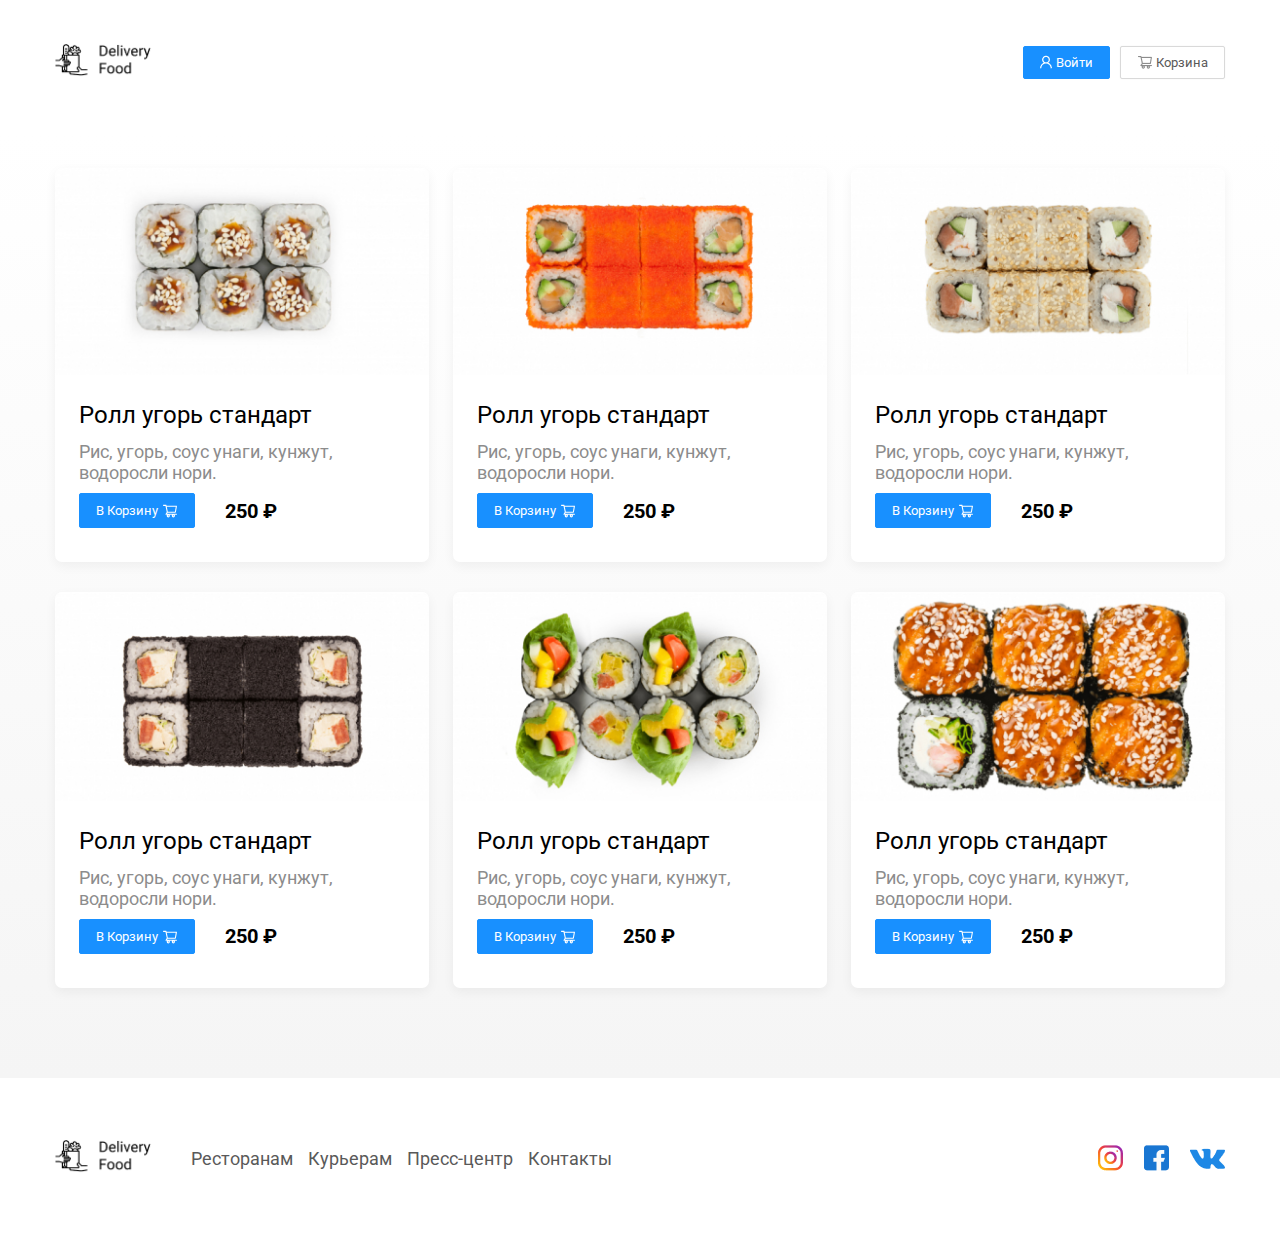
<file: goods.html>
<!DOCTYPE html>
<html lang="ru">

<head>
  <meta charset="UTF-8" />
  <meta name="viewport" content="width=device-width, initial-scale=1.0" />
  <link rel="preconnect" href="https://fonts.googleapis.com" />
  <link rel="preconnect" href="https://fonts.gstatic.com" crossorigin />
  <link
    href="https://fonts.googleapis.com/css2?family=Roboto:ital,wdth,wght@0,75..100,100..900;1,75..100,100..900&display=swap"
    rel="stylesheet" />
  <link rel="stylesheet" href="./css/style.css" />
  <script src="./script/index.js" defer></script>
  <title>Delivery Food</title>
</head>

<body>
  <div class="page-wrapper">
    <header class="header">
      <div class="container">
        <div class="header-box">
          <div class="header-logo logo">
            <img src="./images/logo.png" alt="logo" />
          </div>
          <div class="header-controls">
            <button class="btn btn-primary">
              <img src="./images/icons/user.png" alt="user" />
              Войти
            </button>
            <button class="btn btn-outline">
              <img src="./images/icons/shopping-cart.png" alt="shopping-cart" />
              Корзина
            </button>
          </div>
        </div>
      </div>
    </header>

    <main class="main">

      <div class="products">
        <div class="container">

          <div class="products-wrapper">
            <div class="products-card">
              <div class="products-card__image">
                <img src="./images/goods/good-1.jpg" alt="good-1">
              </div>
              <div class="products-card__description">
                <div class="products-card__description-row">
                  <h5 class="products-card__description--name">
                    Ролл угорь стандарт
                  </h5>
                </div>
                <div class="products-card__description-row">
                  <p class="products-card__description--text">
                    Рис, угорь, соус унаги, кунжут, водоросли нори.
                  </p>
                </div>
                <div class="products-card__description-row">
                  <div class="products-card__description-controls">
                    <button class="btn btn-primary">
                      В Корзину
                      <img src="./images/icons/shopping-cart.svg" alt="shopping-cart">
                    </button>

                    <span class="products-card__description-controls--price">250 ₽</span>
                  </div>
                </div>
              </div>
            </div>
            <div class="products-card">
              <div class="products-card__image">
                <img src="./images/goods/good-2.jpg" alt="good-2">
              </div>
              <div class="products-card__description">
                <div class="products-card__description-row">
                  <h5 class="products-card__description--name">
                    Ролл угорь стандарт
                  </h5>
                </div>
                <div class="products-card__description-row">
                  <p class="products-card__description--text">
                    Рис, угорь, соус унаги, кунжут, водоросли нори.
                  </p>
                </div>
                <div class="products-card__description-row">
                  <div class="products-card__description-controls">
                    <button class="btn btn-primary">
                      В Корзину
                      <img src="./images/icons/shopping-cart.svg" alt="shopping-cart">
                    </button>

                    <span class="products-card__description-controls--price">250 ₽</span>
                  </div>
                </div>
              </div>
            </div>
            <div class="products-card">
              <div class="products-card__image">
                <img src="./images/goods/good-3.jpg" alt="good-3">
              </div>
              <div class="products-card__description">
                <div class="products-card__description-row">
                  <h5 class="products-card__description--name">
                    Ролл угорь стандарт
                  </h5>
                </div>
                <div class="products-card__description-row">
                  <p class="products-card__description--text">
                    Рис, угорь, соус унаги, кунжут, водоросли нори.
                  </p>
                </div>
                <div class="products-card__description-row">
                  <div class="products-card__description-controls">
                    <button class="btn btn-primary">
                      В Корзину
                      <img src="./images/icons/shopping-cart.svg" alt="shopping-cart">
                    </button>

                    <span class="products-card__description-controls--price">250 ₽</span>
                  </div>
                </div>
              </div>
            </div>
            <div class="products-card">
              <div class="products-card__image">
                <img src="./images/goods/good-4.jpg" alt="good-4">
              </div>
              <div class="products-card__description">
                <div class="products-card__description-row">
                  <h5 class="products-card__description--name">
                    Ролл угорь стандарт
                  </h5>
                </div>
                <div class="products-card__description-row">
                  <p class="products-card__description--text">
                    Рис, угорь, соус унаги, кунжут, водоросли нори.
                  </p>
                </div>
                <div class="products-card__description-row">
                  <div class="products-card__description-controls">
                    <button class="btn btn-primary">
                      В Корзину
                      <img src="./images/icons/shopping-cart.svg" alt="shopping-cart">
                    </button>

                    <span class="products-card__description-controls--price">250 ₽</span>
                  </div>
                </div>
              </div>
            </div>
            <div class="products-card">
              <div class="products-card__image">
                <img src="./images/goods/good-5.jpg" alt="good-5">
              </div>
              <div class="products-card__description">
                <div class="products-card__description-row">
                  <h5 class="products-card__description--name">
                    Ролл угорь стандарт
                  </h5>
                </div>
                <div class="products-card__description-row">
                  <p class="products-card__description--text">
                    Рис, угорь, соус унаги, кунжут, водоросли нори.
                  </p>
                </div>
                <div class="products-card__description-row">
                  <div class="products-card__description-controls">
                    <button class="btn btn-primary">
                      В Корзину
                      <img src="./images/icons/shopping-cart.svg" alt="shopping-cart">
                    </button>

                    <span class="products-card__description-controls--price">250 ₽</span>
                  </div>
                </div>
              </div>
            </div>
            <div class="products-card">
              <div class="products-card__image">
                <img src="./images/goods/good-6.jpg" alt="good-6">
              </div>
              <div class="products-card__description">
                <div class="products-card__description-row">
                  <h5 class="products-card__description--name">
                    Ролл угорь стандарт
                  </h5>
                </div>
                <div class="products-card__description-row">
                  <p class="products-card__description--text">
                    Рис, угорь, соус унаги, кунжут, водоросли нори.
                  </p>
                </div>
                <div class="products-card__description-row">
                  <div class="products-card__description-controls">
                    <button class="btn btn-primary">
                      В Корзину
                      <img src="./images/icons/shopping-cart.svg" alt="shopping-cart">
                    </button>

                    <span class="products-card__description-controls--price">250 ₽</span>
                  </div>
                </div>
              </div>
            </div>
          </div>
        </div>
      </div>
    </main>

    <div class="cart-modal__overlay">
      <div class="cart-modal">
        <div class="cart-modal__header">
          <h2 class="cart-modal__header--title">Корзина</h2>
          <span class="cart-modal__header--close">
            <img src="./images/icons/close.svg" alt="close">
          </span>
        </div>

        <div class="cart-modal__body">
          <div class="cart-item">
            <p class="cart-item__title">Ролл угорь стандарт</p>
            <div class="cart-item__controls">
              <div class="cart-item__controls--price">250 ₽</div>

              <button class="btn btn-outline">-</button>
              <div class="cart-item__controls--count">1</div>
              <button class="btn btn-outline">+</button>
            </div>
          </div>
        </div>

        <div class="cart-modal__footer">
          <div class="cart-modal__footer--price">
            1250 ₽
          </div>
          <div class="cart-modal__footer--controls">
            <button class="btn btn-primary">
              Оформить заказ
            </button>
            <button class="btn btn-outline">
              Отмена
            </button>
          </div>
        </div>
      </div>
    </div>

    <footer class="footer">
      <div class="container">
        <div class="footer-box">
          <div class="footer-logo logo">
            <img src="./images/logo.png" alt="logo" />
          </div>
          <div class="footer-nav">
            <ul>
              <li>Ресторанам</li>
              <li>Курьерам</li>
              <li>Пресс-центр</li>
              <li>Контакты</li>
            </ul>
          </div>
          <div class="footer-social">
            <img src="./images/social/INST.png" alt="INST" />
            <img src="./images/social/FB.png" alt="FB" />
            <img src="./images/social/VK.png" alt="VK" />
          </div>
        </div>
      </div>
    </footer>
  </div>
</body>

</html>
</file>
<file: css/style.css>
* {
  box-sizing: border-box;
  font-family: Roboto;
  font-style: normal;
  line-height: normal;
}

body {
  margin: 0;
  padding: 0;
}

.page-wrapper {
  min-height: 100vh;
  display: flex;
  flex-direction: column;
}

.container {
  width: 100%;
  height: 100%;
  max-width: 1200px;
  margin: 0 auto;
  padding-left: 15px;
  padding-right: 15px;
}

.logo {
  max-width: 100px;
}

.logo img {
  width: 100%;
}

.header {
  min-height: 124px;
  display: flex;
  align-items: center;
}

.header-box {
  height: 100%;
  display: flex;
  align-items: center;
  justify-content: space-between;
}

.header-controls {
  display: flex;
  align-items: center;
  justify-content: flex-end;
  gap: 10px;
}

.btn {
  display: flex;
  padding: 8px 16px;
  align-items: center;
  gap: 4px;
  outline: none;
  cursor: pointer;
}

.btn-primary {
  border-radius: 2px;
  background-color: #1890ff;
  border: 1px solid #1890ff;
  color: #ffffff;
}

.btn-outline {
  border-radius: 2px;
  border: 1px solid #d9d9d9;
  background-color: #ffffff;
  box-shadow: 0px 0px 2px 0px rgba(0, 0, 0, 0.05);
  color: #595959;
}

.main {
  flex-grow: 1;
  background: linear-gradient(180deg,
      rgba(245, 245, 245, 0) 1.04%,
      #f5f5f5 100%);
}

.banner {
  margin-bottom: 56px;
}

.banner-item {
  background-image: url(./images/banners/banner.png);
  background-repeat: no-repeat;
  background-size: contain;
  background-position: center right;
  padding: 68px;
  border-radius: 10px;
  background-color: #FFF1B8;
}

.banner-item--title {
  color: #302c34;
  font-size: 39px;
  font-weight: 700;
  max-width: 50%;
  margin-top: 0;
  margin-bottom: 15px;
}

.banner-item--subtitle {
  color: #302c34;
  font-size: 24px;
  font-weight: 400;
  max-width: 50%;
  margin: 0;
}

.products-header {
  display: flex;
  align-items: center;
  justify-content: space-between;
}

.products-header--title {
  color: #000;
  font-size: 36px;
  font-weight: 700;
  margin: 0;
}

.products-header--search {
  min-width: 306px;
  height: 34px;
  flex-shrink: 0;
  border-radius: 2px;
  border: 1px solid #d9d9d9;
  background-color: #fff;
  padding: 5px 12px;
}

.products-header--search:focus {
  outline: none;
  border: none;
}

.products-header--search::placeholder {
  color: #bfbfbf;
  font-size: 16px;
  font-weight: 400;
  line-height: 24px;
}

.products-wrapper {
  display: flex;
  flex-wrap: wrap;
  row-gap: 30px;
  column-gap: 24px;
  margin-top: 44px;
  margin-bottom: 90px;
}

.products-card {
  width: calc((100% - 48px) / 3);
  border-radius: 7px;
  background-color: #fff;
  box-shadow: 0px 4px 12px 0px rgba(0, 0, 0, 0.05);
  overflow: hidden;
  text-decoration: none;
}

.products-card__image {
  width: 100%;
}

.products-card__image img {
  width: 100%;
}

.products-card__description {
  padding: 20px 24px 34px 24px;
}

.products-card__description-row {
  display: flex;
  align-items: center;
  justify-content: space-between;
}

.products-card__description-row:not(:last-child) {
  margin-bottom: 10px;
}

.products-card__description--title {
  color: #000;
  font-size: 24px;
  font-weight: 700;
  line-height: 32px;
  margin: 0;
}

.products-card__description--badge {
  color: #fff;
  font-size: 12px;
  font-weight: 400;
  line-height: 20px;
  border-radius: 2px;
  background-color: #262626;
  padding: 1px 8px;
}

.products-card__description-info {
  display: flex;
  align-items: center;
  justify-content: flex-start;
  flex-wrap: wrap;
  gap: 25px;
}

.products-card__description-info--rating {
  color: #FFC107;
  font-size: 18px;
  font-weight: 700;
  line-height: 32px;
}

.products-card__description-info--price {
  color: #8C8C8C;
  font-size: 18px;
  font-weight: 400;
  line-height: 32px;
}

.products-card__description-info--group {
  color: #8C8C8C;
  font-size: 18px;
  font-weight: 400;
  line-height: 32px;
  position: relative;
}

.products-card__description-info--group::before {
  content: "";
  display: block;
  width: 5px;
  height: 5px;
  border-radius: 50%;
  background-color: #8C8C8C;
  position: absolute;
  left: -14px;
  top: 14px;
}

.products-card__description--name {
  color: #000;
  margin: 0;
  font-size: 24px;
  font-weight: 400;
  line-height: 32px;
}

.products-card__description--text {
  color: #8c8c8c;
  margin: 0;
  font-size: 18px;
  font-weight: 400;
}

.products-card__description-controls {
  display: flex;
  align-items: center;
  justify-content: flex-start;
  flex-wrap: wrap;
  row-gap: 10px;
  column-gap: 30px;
}

.products-card__description-controls--price {
  color: #000;
  font-size: 20px;
  font-weight: 700;
  line-height: 32px;
}

.cart-modal__overlay {
  position: fixed;
  top: 0;
  right: 0;
  bottom: 0;
  left: 0;
  background-color: rgba(0, 0, 0, 0.40);
  display: none;
  align-items: center;
  justify-content: center;
}

.cart-modal__overlay.open {
  display: flex;
}

.cart-modal {
  width: 100%;
  max-width: 780px;
  padding: 40px 45px;
  border-radius: 5px;
  background-color: #fff;
}

.cart-modal__header {
  display: flex;
  align-items: center;
  justify-content: space-between;
  margin-bottom: 48px;
  margin: 0;
}

.cart-modal__header--title {
  color: #000;
  font-size: 36px;
  font-weight: 700;
}

.cart-modal__header--close {
  cursor: pointer;
}

.cart-modal__footer {
  display: flex;
  align-items: center;
  justify-content: space-between;
  flex-wrap: wrap;
  gap: 10px;
  margin-top: 50px;
}

.cart-modal__footer--price {
  border-radius: 5px;
  background-color: #262626;
  color: #fafafa;
  font-size: 20px;
  font-weight: 700;
  padding: 15px 20px;
}

.cart-modal__footer--controls {
  display: flex;
  align-items: center;
  gap: 10px;
}

.cart-item {
  display: flex;
  align-items: center;
  justify-content: space-between;
  flex-wrap: wrap;
  gap: 10px;
}

.cart-item:not(:last-child) {
  padding-bottom: 10px;
  margin-bottom: 10px;
  border-bottom: 1px solid #d9d9d9;
}

.cart-item__title {
  color: #000;
  font-size: 18px;
  font-weight: 400;
  line-height: 32px;
  margin: 0;
}

.cart-item__controls {
  display: flex;
  align-items: center;
}

.cart-item__controls--price {
  margin-right: 47px;
  color: #000;
  font-size: 20px;
  font-weight: 700;
  line-height: 32px;
}

.cart-item__controls button {
  border: 1px solid #40a9ff;
  color: #40a9ff;
}

.cart-item__controls--count {
  margin-left: 15px;
  margin-right: 15px;
}

.footer {
  min-height: 156px;
  display: flex;
  align-items: center;
  padding: 60px 0;
}

.footer-box {
  height: 100%;
  display: flex;
  align-items: center;
  justify-content: space-between;
  gap: 36px;
  flex-wrap: wrap;
}

.footer-nav {
  flex-grow: 1;
}

.footer-nav ul {
  display: flex;
  align-items: center;
  list-style: none;
  padding: 0;
  margin: 0;
  gap: 15px;
  flex-wrap: wrap;
}

.footer-nav ul li {
  color: #595959;
  font-size: 18px;
  font-weight: 400;
}

.footer-social {
  display: flex;
  align-items: center;
  justify-content: flex-end;
  gap: 20px;
}


@media (max-width: 991px) {

  .banner-item {
    background-image: none;
  }

  .banner-item--title,
  .banner-item--subtitle {
    max-width: 100%;
  }

  .products-card {
    width: calc((100% - 24px) / 2);
  }
}

@media (max-width: 768px) {

  .products-card {
    width: 100%;
  }

}
</file>
